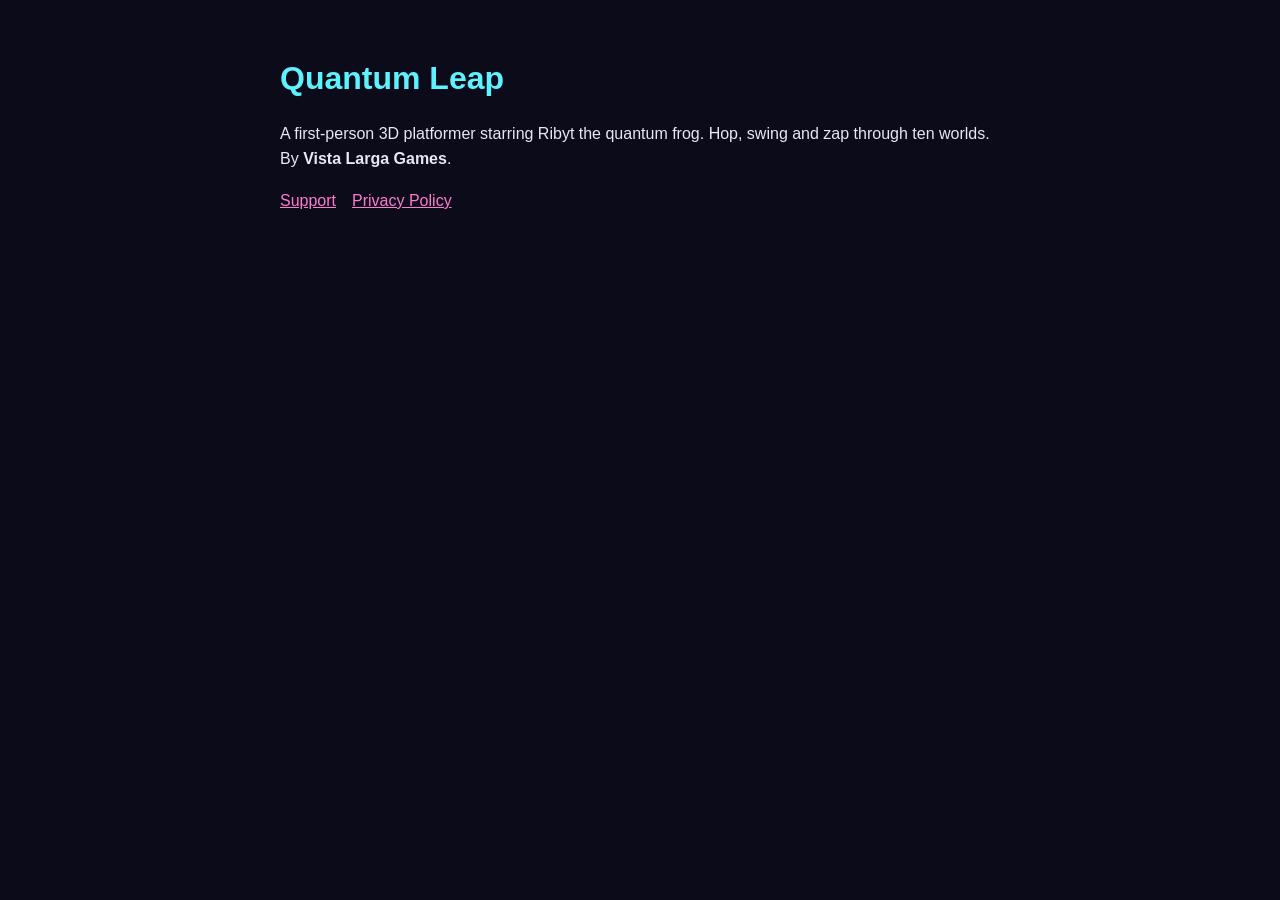
<file: index.html>
<!doctype html><html lang="en"><head><meta charset="utf-8"><meta name="viewport" content="width=device-width,initial-scale=1">
<title>Quantum Leap - Vista Larga Games</title><link rel="stylesheet" href="style.css"></head><body><main>
<h1>Quantum Leap</h1>
<p>A first-person 3D platformer starring Ribyt the quantum frog. Hop, swing and zap through ten worlds. By <strong>Vista Larga Games</strong>.</p>
<nav><a href="support.html">Support</a><a href="privacy.html">Privacy Policy</a></nav>
</main></body></html>
</file>
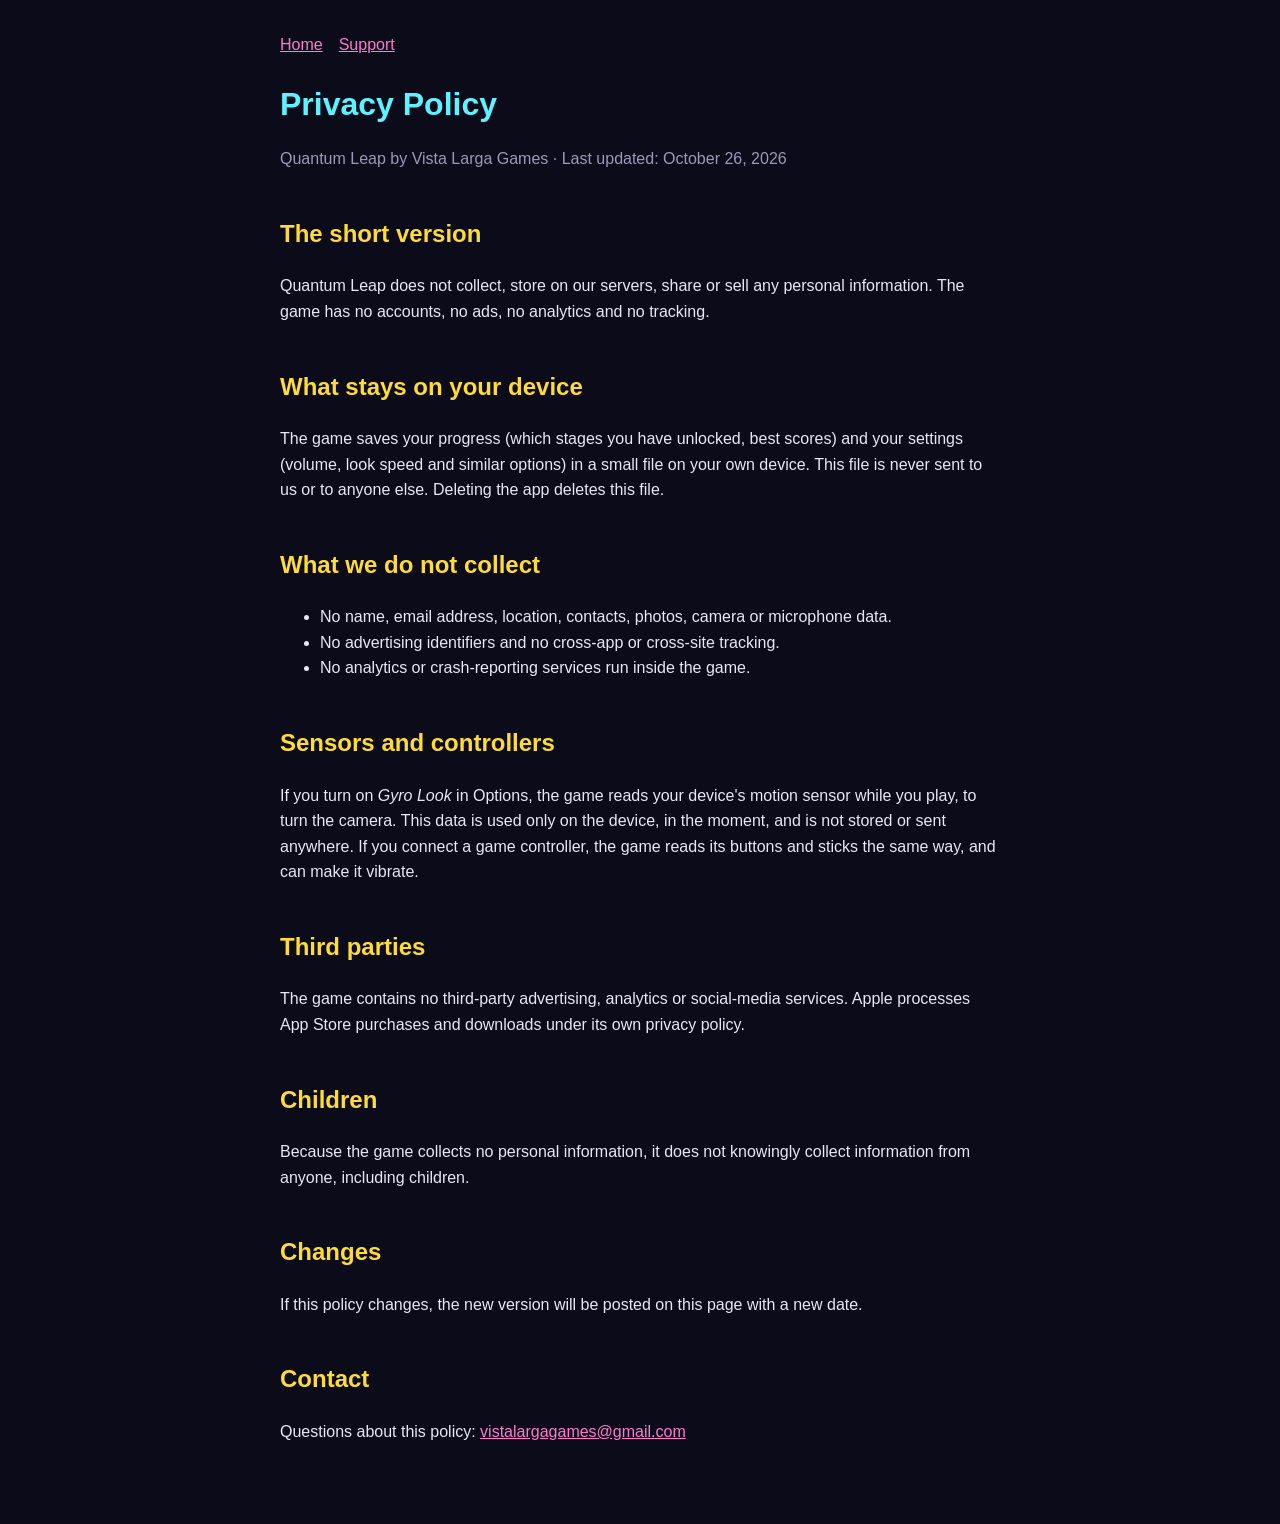
<file: privacy.html>
<!doctype html><html lang="en"><head><meta charset="utf-8"><meta name="viewport" content="width=device-width,initial-scale=1">
<title>Quantum Leap - Privacy Policy</title><link rel="stylesheet" href="style.css"></head><body><main>
<nav><a href="index.html">Home</a><a href="support.html">Support</a></nav>
<h1>Privacy Policy</h1>
<p class="muted">Quantum Leap by Vista Larga Games &middot; Last updated: October 26, 2026</p>

<h2>The short version</h2>
<p>Quantum Leap does not collect, store on our servers, share or sell any personal information. The game has no accounts, no ads, no analytics and no tracking.</p>

<h2>What stays on your device</h2>
<p>The game saves your progress (which stages you have unlocked, best scores) and your settings (volume, look speed and similar options) in a small file on your own device. This file is never sent to us or to anyone else. Deleting the app deletes this file.</p>

<h2>What we do not collect</h2>
<ul>
<li>No name, email address, location, contacts, photos, camera or microphone data.</li>
<li>No advertising identifiers and no cross-app or cross-site tracking.</li>
<li>No analytics or crash-reporting services run inside the game.</li>
</ul>

<h2>Sensors and controllers</h2>
<p>If you turn on <em>Gyro Look</em> in Options, the game reads your device's motion sensor while you play, to turn the camera. This data is used only on the device, in the moment, and is not stored or sent anywhere. If you connect a game controller, the game reads its buttons and sticks the same way, and can make it vibrate.</p>

<h2>Third parties</h2>
<p>The game contains no third-party advertising, analytics or social-media services. Apple processes App Store purchases and downloads under its own privacy policy.</p>

<h2>Children</h2>
<p>Because the game collects no personal information, it does not knowingly collect information from anyone, including children.</p>

<h2>Changes</h2>
<p>If this policy changes, the new version will be posted on this page with a new date.</p>

<h2>Contact</h2>
<p>Questions about this policy: <a href="mailto:vistalargagames@gmail.com">vistalargagames@gmail.com</a></p>
</main></body></html>
</file>
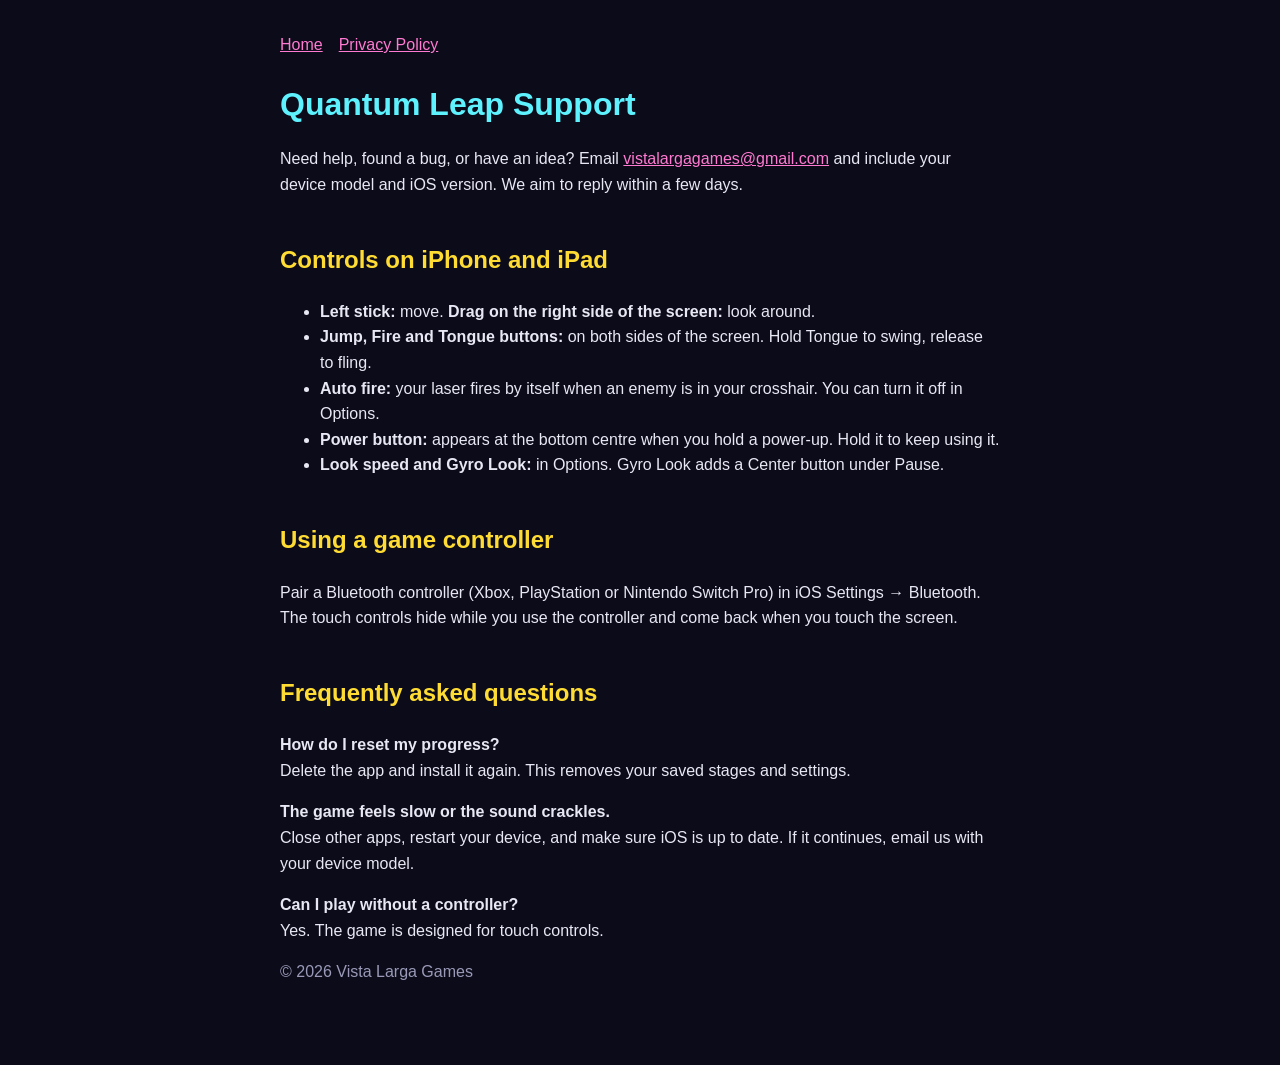
<file: support.html>
<!doctype html><html lang="en"><head><meta charset="utf-8"><meta name="viewport" content="width=device-width,initial-scale=1">
<title>Quantum Leap - Support</title><link rel="stylesheet" href="style.css"></head><body><main>
<nav><a href="index.html">Home</a><a href="privacy.html">Privacy Policy</a></nav>
<h1>Quantum Leap Support</h1>
<p>Need help, found a bug, or have an idea? Email <a href="mailto:vistalargagames@gmail.com">vistalargagames@gmail.com</a> and include your device model and iOS version. We aim to reply within a few days.</p>

<h2>Controls on iPhone and iPad</h2>
<ul>
<li><strong>Left stick:</strong> move. <strong>Drag on the right side of the screen:</strong> look around.</li>
<li><strong>Jump, Fire and Tongue buttons:</strong> on both sides of the screen. Hold Tongue to swing, release to fling.</li>
<li><strong>Auto fire:</strong> your laser fires by itself when an enemy is in your crosshair. You can turn it off in Options.</li>
<li><strong>Power button:</strong> appears at the bottom centre when you hold a power-up. Hold it to keep using it.</li>
<li><strong>Look speed and Gyro Look:</strong> in Options. Gyro Look adds a Center button under Pause.</li>
</ul>

<h2>Using a game controller</h2>
<p>Pair a Bluetooth controller (Xbox, PlayStation or Nintendo Switch Pro) in iOS Settings &rarr; Bluetooth. The touch controls hide while you use the controller and come back when you touch the screen.</p>

<h2>Frequently asked questions</h2>
<p><strong>How do I reset my progress?</strong><br>Delete the app and install it again. This removes your saved stages and settings.</p>
<p><strong>The game feels slow or the sound crackles.</strong><br>Close other apps, restart your device, and make sure iOS is up to date. If it continues, email us with your device model.</p>
<p><strong>Can I play without a controller?</strong><br>Yes. The game is designed for touch controls.</p>

<p class="muted">&copy; 2026 Vista Larga Games</p>
</main></body></html>
</file>
<file: style.css>
body{font-family:-apple-system,BlinkMacSystemFont,"Segoe UI",Roboto,sans-serif;background:#0b0b1a;color:#e8e8f4;margin:0;line-height:1.6}
main{max-width:720px;margin:0 auto;padding:32px 20px 64px}
h1{color:#5ef2ff;font-size:2rem;margin-bottom:.2em}h2{color:#ffdc33;margin-top:1.8em}
a{color:#ff7ad0}small,.muted{color:#9a9ab8}
nav a{margin-right:16px}
code{background:#1a1a33;padding:2px 6px;border-radius:4px}
</file>
